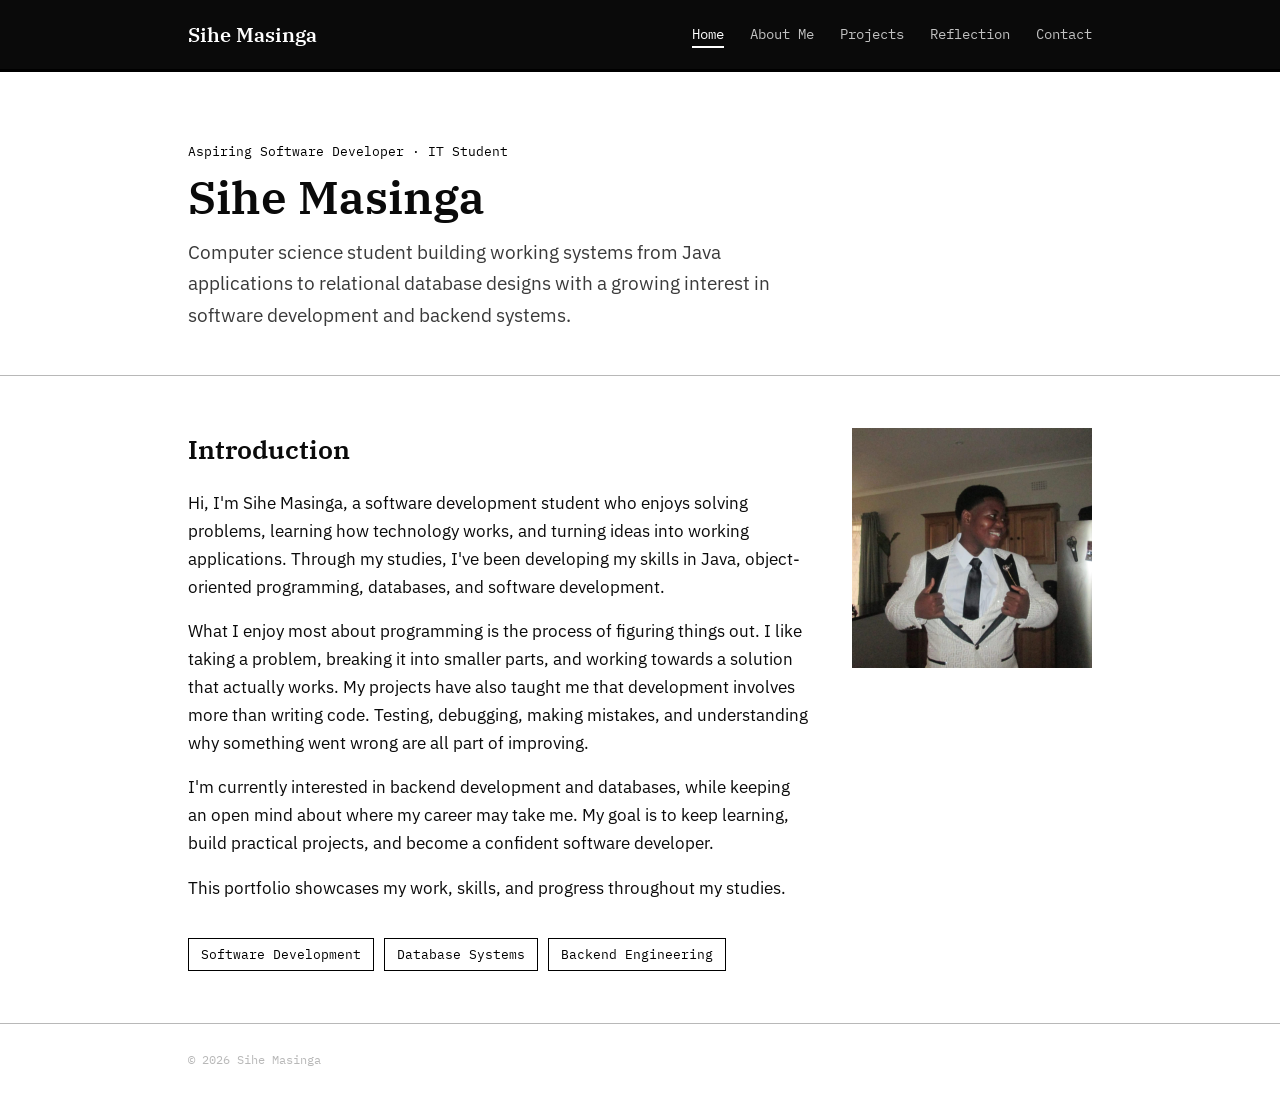
<file: index.html>
<!DOCTYPE html>
<html lang="en">
<head>
<meta charset="UTF-8">
<meta name="viewport" content="width=device-width, initial-scale=1.0">
<title>Sihe Masinga — Aspiring Software Developer</title>
<meta name="description" content="Portfolio of Sihe Masinga, an aspiring software developer and computer science student specialising in Java and database systems.">
<link rel="preconnect" href="https://fonts.googleapis.com">
<link href="https://fonts.googleapis.com/css2?family=IBM+Plex+Serif:wght@400;600;700&family=IBM+Plex+Mono:wght@400;500;600&family=IBM+Plex+Sans:wght@400;500;600&display=swap" rel="stylesheet">
<link rel="stylesheet" href="style.css">
</head>
<body>

<nav class="site-nav">
  <div class="wrap">
    <a href="index.html" class="nav-name">Sihe Masinga</a>
    <ul class="nav-links">
      <li><a href="index.html" aria-current="page">Home</a></li>
      <li><a href="about.html">About Me</a></li>
      <li><a href="projects.html">Projects</a></li>
      <li><a href="reflection.html">Reflection</a></li>
      <li><a href="contact.html">Contact</a></li>
    </ul>
  </div>
</nav>

<header class="page-header">
  <div class="wrap">
    <p class="page-eyebrow mono">Aspiring Software Developer · IT Student</p>
    <h1>Sihe Masinga</h1>
    <p class="lede">Computer science student building working systems  from Java applications to relational database designs with a growing interest in software development and backend systems.</p>
  </div>
</header>

<section>
  <div class="wrap">
    <div class="intro-grid">
     <div class="intro-text">
  <h2 style="margin-bottom:18px;">Introduction</h2>
  <p>Hi, I'm Sihe Masinga, a software development student who enjoys solving problems, learning how technology works, and turning ideas into working applications. Through my studies, I've been developing my skills in Java, object-oriented programming, databases, and software development.</p>
  <p>What I enjoy most about programming is the process of figuring things out. I like taking a problem, breaking it into smaller parts, and working towards a solution that actually works. My projects have also taught me that development involves more than writing code. Testing, debugging, making mistakes, and understanding why something went wrong are all part of improving.</p>
  <p>I'm currently interested in backend development and databases, while keeping an open mind about where my career may take me. My goal is to keep learning, build practical projects, and become a confident software developer.</p>
  <p>This portfolio showcases my work, skills, and progress throughout my studies.</p>
</div>
     <img src="photo.png.jpeg" alt="Sihe Masinga" style="width:100%; aspect-ratio:1/1; object-fit:cover; object-position:center 20%;">
    </div>
    <div class="interest-tags" aria-label="Career interest areas">
      <span>Software Development</span>
      <span>Database Systems</span>
      <span>Backend Engineering</span>
    </div>
  </div>
</section>

<footer>
  <div class="wrap">
    <span>&copy; <span id="year"></span> Sihe Masinga</span>
  </div>
</footer>

<script>document.getElementById('year').textContent = new Date().getFullYear();</script>
</body>
</html>
</file>
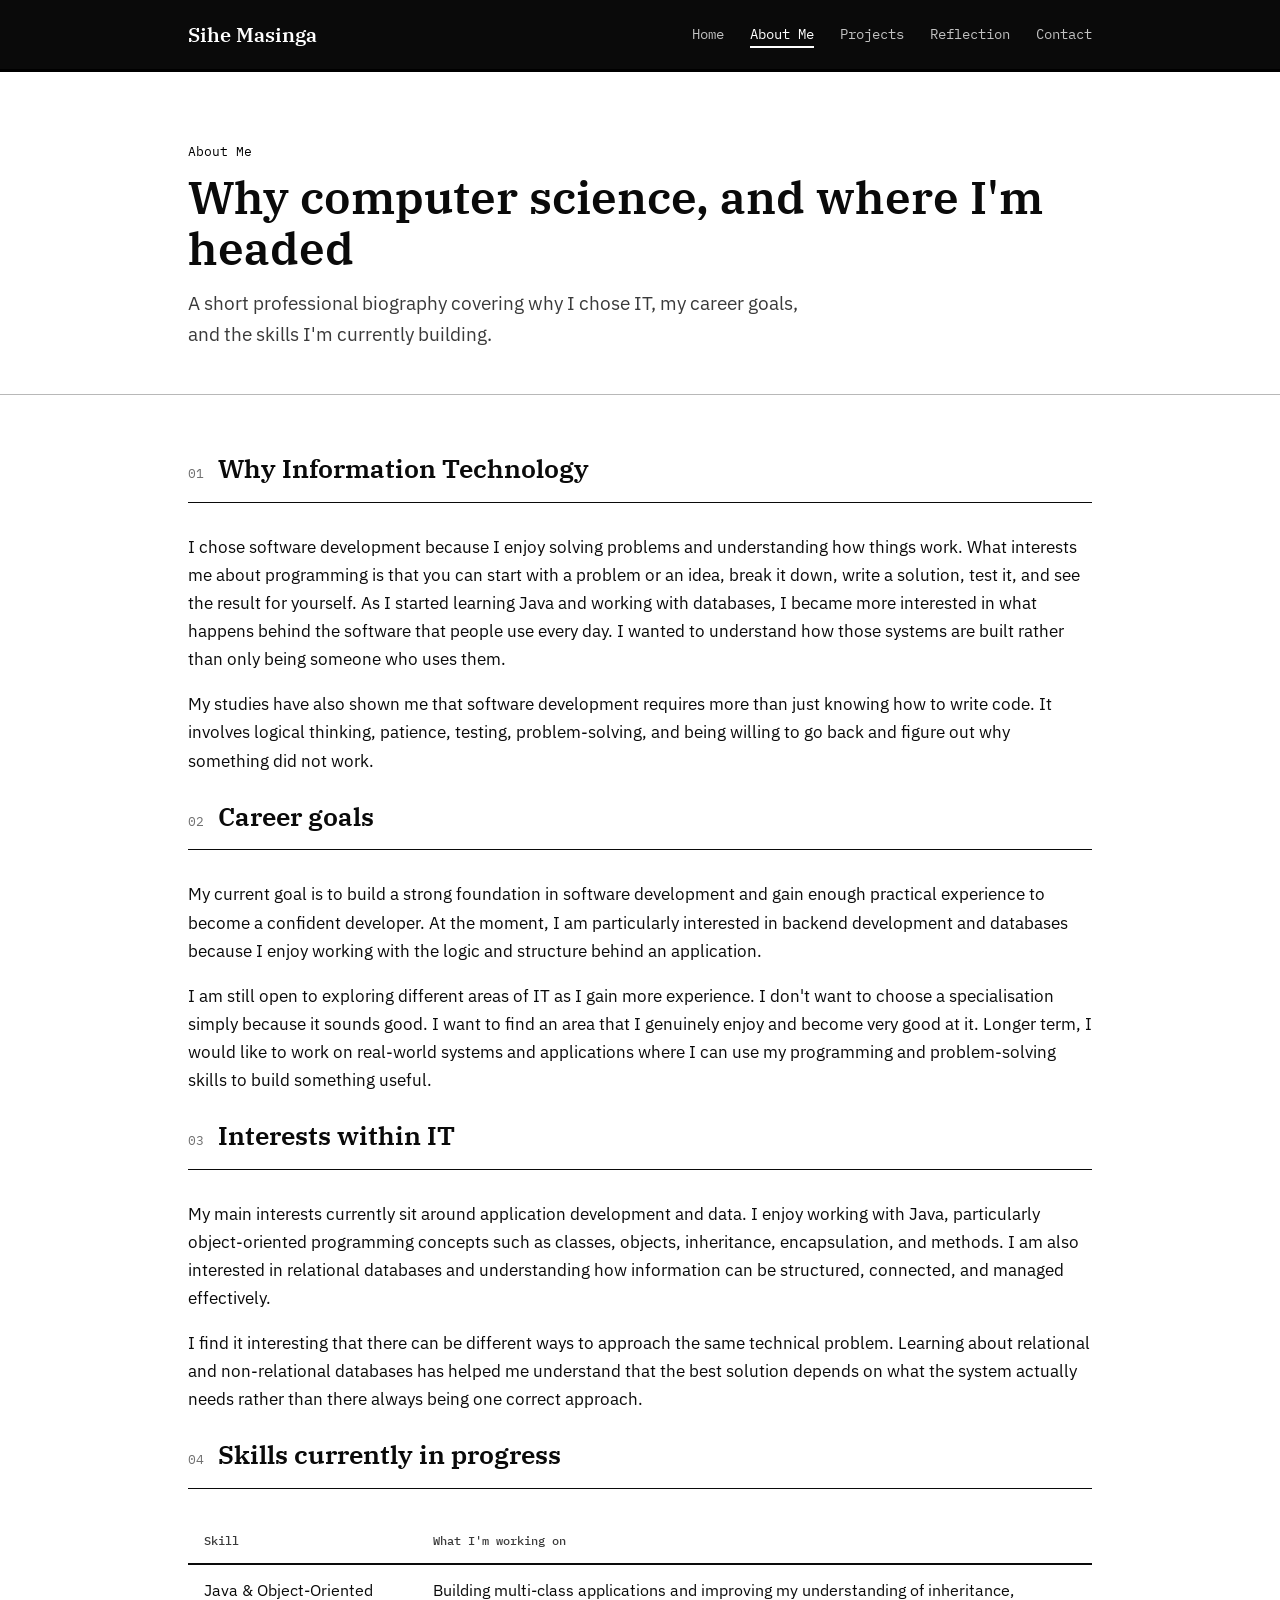
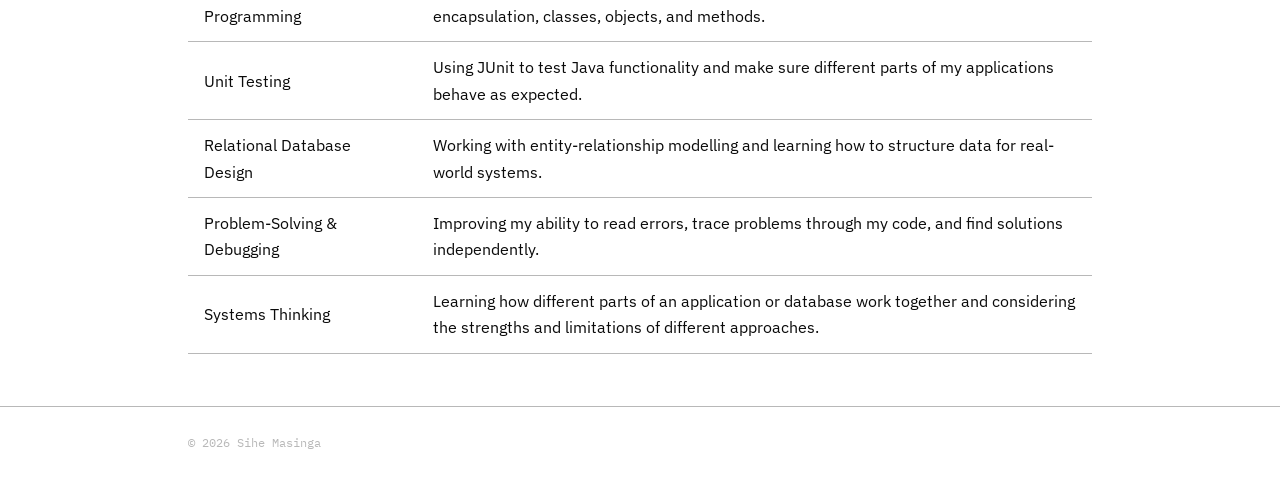
<file: about.html>
<!DOCTYPE html>
<html lang="en">
<head>
<meta charset="UTF-8">
<meta name="viewport" content="width=device-width, initial-scale=1.0">
<title>About Me — Sihe Masinga</title>
<meta name="description" content="About Sihe Masinga: an IT student's path into computer science, career goals, and the skills currently being developed.">
<link rel="preconnect" href="https://fonts.googleapis.com">
<link href="https://fonts.googleapis.com/css2?family=IBM+Plex+Serif:wght@400;600;700&family=IBM+Plex+Mono:wght@400;500;600&family=IBM+Plex+Sans:wght@400;500;600&display=swap" rel="stylesheet">
<link rel="stylesheet" href="style.css">
</head>
<body>

<nav class="site-nav">
  <div class="wrap">
    <a href="index.html" class="nav-name">Sihe Masinga</a>
    <ul class="nav-links">
      <li><a href="index.html">Home</a></li>
      <li><a href="about.html" aria-current="page">About Me</a></li>
      <li><a href="projects.html">Projects</a></li>
      <li><a href="reflection.html">Reflection</a></li>
      <li><a href="contact.html">Contact</a></li>
    </ul>
  </div>
</nav>

<header class="page-header">
  <div class="wrap">
    <p class="page-eyebrow mono">About Me</p>
    <h1>Why computer science, and where I'm headed</h1>
    <p class="lede">A short professional biography covering why I chose IT, my career goals, and the skills I'm currently building.</p>
  </div>
</header>

<section>
  <div class="wrap">

    <div class="section-head">
      <span class="section-num">01</span>
      <h2>Why Information Technology</h2>
    </div>
    <p>I chose software development because I enjoy solving problems and understanding how things work. What interests me about programming is that you can start with a problem or an idea, break it down, write a solution, test it, and see the result for yourself. As I started learning Java and working with databases, I became more interested in what happens behind the software that people use every day. I wanted to understand how those systems are built rather than only being someone who uses them.</p>
    <p>My studies have also shown me that software development requires more than just knowing how to write code. It involves logical thinking, patience, testing, problem-solving, and being willing to go back and figure out why something did not work.</p>

    <div class="section-head" style="margin-top:20px;">
      <span class="section-num">02</span>
      <h2>Career goals</h2>
    </div>
    <p>My current goal is to build a strong foundation in software development and gain enough practical experience to become a confident developer. At the moment, I am particularly interested in backend development and databases because I enjoy working with the logic and structure behind an application.</p>
    <p>I am still open to exploring different areas of IT as I gain more experience. I don't want to choose a specialisation simply because it sounds good. I want to find an area that I genuinely enjoy and become very good at it. Longer term, I would like to work on real-world systems and applications where I can use my programming and problem-solving skills to build something useful.</p>

    <div class="section-head" style="margin-top:20px;">
      <span class="section-num">03</span>
      <h2>Interests within IT</h2>
    </div>
    <p>My main interests currently sit around application development and data. I enjoy working with Java, particularly object-oriented programming concepts such as classes, objects, inheritance, encapsulation, and methods. I am also interested in relational databases and understanding how information can be structured, connected, and managed effectively.</p>
    <p>I find it interesting that there can be different ways to approach the same technical problem. Learning about relational and non-relational databases has helped me understand that the best solution depends on what the system actually needs rather than there always being one correct approach.</p>

    <div class="section-head" style="margin-top:20px;">
      <span class="section-num">04</span>
      <h2>Skills currently in progress</h2>
    </div>
    <table class="schema-table">
      <thead>
        <tr><th>Skill</th><th>What I'm working on</th></tr>
      </thead>
      <tbody>
        <tr><td>Java &amp; Object-Oriented Programming</td><td>Building multi-class applications and improving my understanding of inheritance, encapsulation, classes, objects, and methods.</td></tr>
        <tr><td>Unit Testing</td><td>Using JUnit to test Java functionality and make sure different parts of my applications behave as expected.</td></tr>
        <tr><td>Relational Database Design</td><td>Working with entity-relationship modelling and learning how to structure data for real-world systems.</td></tr>
        <tr><td>Problem-Solving &amp; Debugging</td><td>Improving my ability to read errors, trace problems through my code, and find solutions independently.</td></tr>
        <tr><td>Systems Thinking</td><td>Learning how different parts of an application or database work together and considering the strengths and limitations of different approaches.</td></tr>
      </tbody>
    </table>

  </div>
</section>

<footer>
  <div class="wrap">
    <span>&copy; <span id="year"></span> Sihe Masinga</span>
  </div>
</footer>

<script>document.getElementById('year').textContent = new Date().getFullYear();</script>
</body>
</html>
</file>
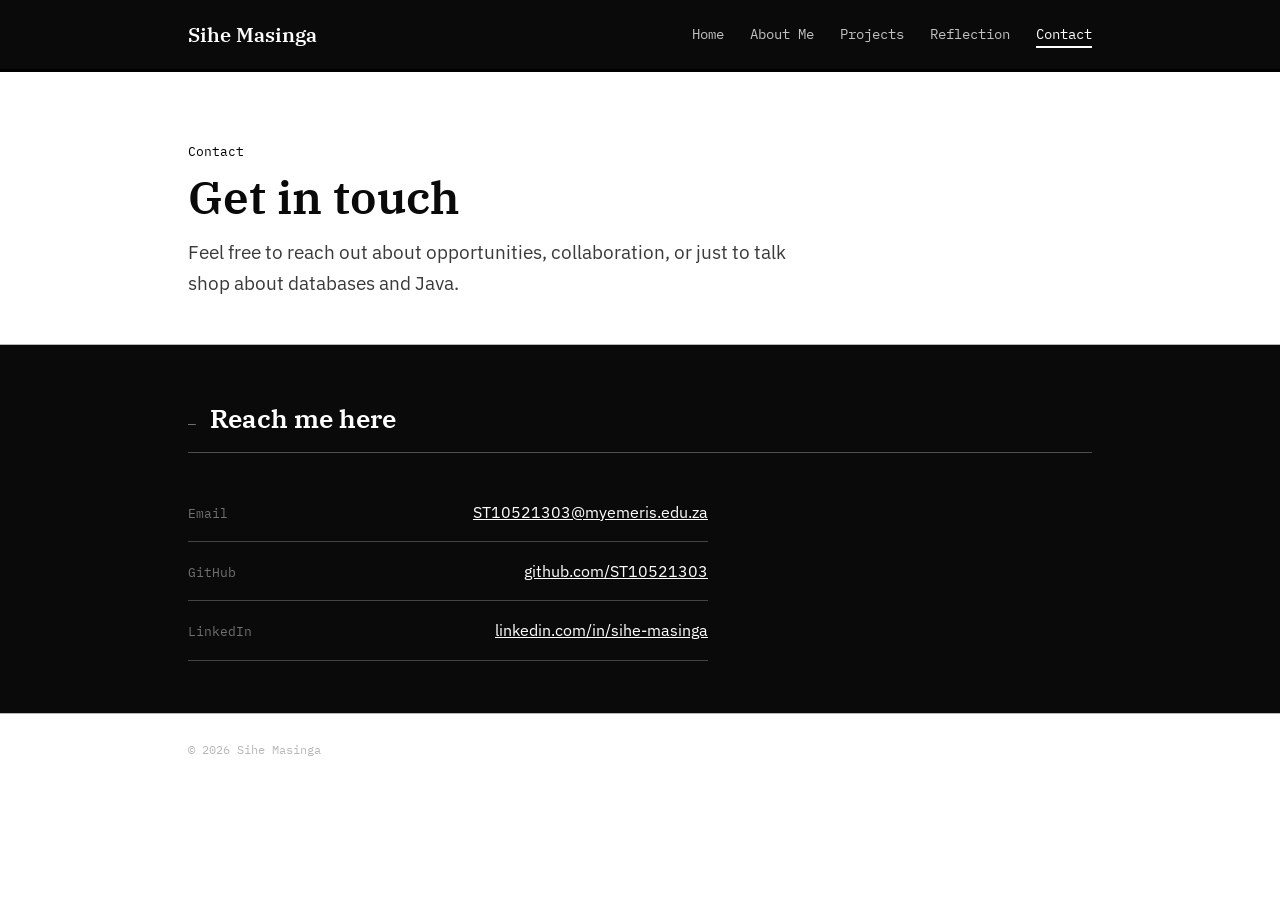
<file: contact.html>
<!DOCTYPE html>
<html lang="en">
<head>
<meta charset="UTF-8">
<meta name="viewport" content="width=device-width, initial-scale=1.0">
<title>Contact — Sihe Masinga</title>
<meta name="description" content="Contact details and professional profiles for Sihe Masinga, aspiring software developer.">
<link rel="preconnect" href="https://fonts.googleapis.com">
<link href="https://fonts.googleapis.com/css2?family=IBM+Plex+Serif:wght@400;600;700&family=IBM+Plex+Mono:wght@400;500;600&family=IBM+Plex+Sans:wght@400;500;600&display=swap" rel="stylesheet">
<link rel="stylesheet" href="style.css">
</head>
<body>

<nav class="site-nav">
  <div class="wrap">
    <a href="index.html" class="nav-name">Sihe Masinga</a>
    <ul class="nav-links">
      <li><a href="index.html">Home</a></li>
      <li><a href="about.html">About Me</a></li>
      <li><a href="projects.html">Projects</a></li>
      <li><a href="reflection.html">Reflection</a></li>
      <li><a href="contact.html" aria-current="page">Contact</a></li>
    </ul>
  </div>
</nav>

<header class="page-header">
  <div class="wrap">
    <p class="page-eyebrow mono">Contact</p>
    <h1>Get in touch</h1>
    <p class="lede">Feel free to reach out about opportunities, collaboration, or just to talk shop about databases and Java.</p>
  </div>
</header>

<section class="contact-block">
  <div class="wrap">
    <div class="section-head">
      <span class="section-num">—</span>
      <h2>Reach me here</h2>
    </div>
    <ul class="contact-list">
      <li>
        <span class="field-name mono">Email</span>
        <a href="mailto:ST10521303@myemeris.edu.za">ST10521303@myemeris.edu.za</a>
      </li>
      <li>
        <span class="field-name mono">GitHub</span>
        <a href="https://github.com/ST10521303" target="_blank" rel="noopener">github.com/ST10521303</a>
      </li>
      <li>
        <span class="field-name mono">LinkedIn</span>
        <a href="https://www.linkedin.com/in/sihe-masinga-464ba8426" target="_blank" rel="noopener">linkedin.com/in/sihe-masinga</a>
      </li>
    </ul>
  </div>
</section>

<footer>
  <div class="wrap">
    <span>&copy; <span id="year"></span> Sihe Masinga</span>
  </div>
</footer>

<script>document.getElementById('year').textContent = new Date().getFullYear();</script>
</body>
</html>
</file>
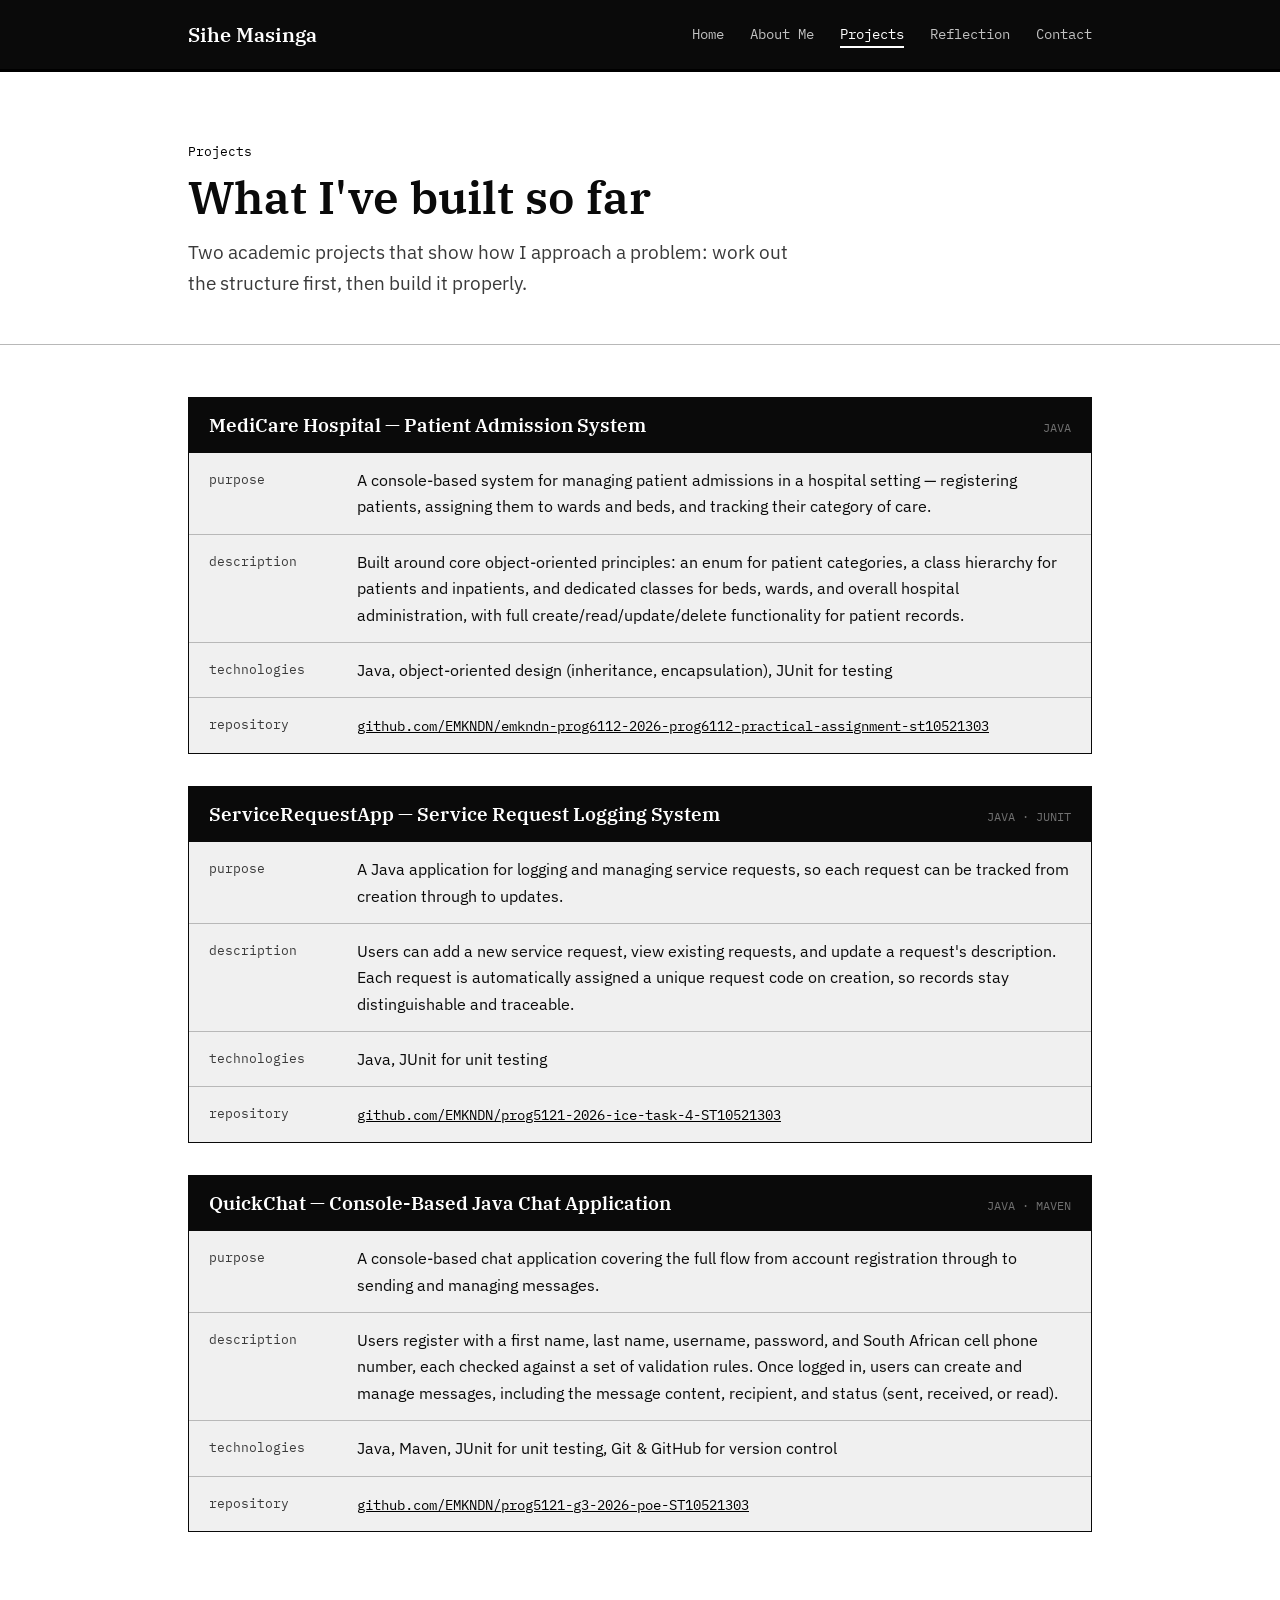
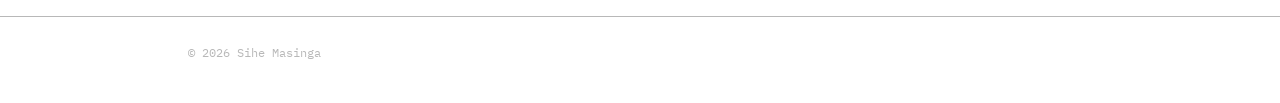
<file: projects.html>
<!DOCTYPE html>
<html lang="en">
<head>
<meta charset="UTF-8">
<meta name="viewport" content="width=device-width, initial-scale=1.0">
<title>Projects — Sihe Masinga</title>
<meta name="description" content="Academic software projects by Sihe Masinga, including a Java hospital admission system and a relational database design for a skincare marketplace.">
<link rel="preconnect" href="https://fonts.googleapis.com">
<link href="https://fonts.googleapis.com/css2?family=IBM+Plex+Serif:wght@400;600;700&family=IBM+Plex+Mono:wght@400;500;600&family=IBM+Plex+Sans:wght@400;500;600&display=swap" rel="stylesheet">
<link rel="stylesheet" href="style.css">
</head>
<body>

<nav class="site-nav">
  <div class="wrap">
    <a href="index.html" class="nav-name">Sihe Masinga</a>
    <ul class="nav-links">
      <li><a href="index.html">Home</a></li>
      <li><a href="about.html">About Me</a></li>
      <li><a href="projects.html" aria-current="page">Projects</a></li>
      <li><a href="reflection.html">Reflection</a></li>
      <li><a href="contact.html">Contact</a></li>
    </ul>
  </div>
</nav>

<header class="page-header">
  <div class="wrap">
    <p class="page-eyebrow mono">Projects</p>
    <h1>What I've built so far</h1>
    <p class="lede">Two academic projects that show how I approach a problem: work out the structure first, then build it properly.</p>
  </div>
</header>

<section>
  <div class="wrap">

    <div class="entity-box">
      <div class="entity-header">
        <h3>MediCare Hospital — Patient Admission System</h3>
        <span class="tech-tag mono">JAVA</span>
      </div>
      <div class="entity-rows">
        <div class="entity-row">
          <span class="field-name">purpose</span>
          <p style="margin:0;">A console-based system for managing patient admissions in a hospital setting — registering patients, assigning them to wards and beds, and tracking their category of care.</p>
        </div>
        <div class="entity-row">
          <span class="field-name">description</span>
          <p style="margin:0;">Built around core object-oriented principles: an enum for patient categories, a class hierarchy for patients and inpatients, and dedicated classes for beds, wards, and overall hospital administration, with full create/read/update/delete functionality for patient records.</p>
        </div>
        <div class="entity-row">
          <span class="field-name">technologies</span>
          <p style="margin:0;">Java, object-oriented design (inheritance, encapsulation), JUnit for testing</p>
        </div>
        <div class="entity-row">
          <span class="field-name">repository</span>
       <p style="margin:0;"><a class="repo-link mono" href="https://github.com/EMKNDN/emkndn-prog6112-2026-prog6112-practical-assignment-st10521303" target="_blank" rel="noopener">github.com/EMKNDN/emkndn-prog6112-2026-prog6112-practical-assignment-st10521303</a></p>
        </div>
      </div>
    </div>

   <div class="entity-box">
  <div class="entity-header">
    <h3>ServiceRequestApp — Service Request Logging System</h3>
    <span class="tech-tag mono">JAVA · JUNIT</span>
  </div>
  <div class="entity-rows">
    <div class="entity-row">
      <span class="field-name">purpose</span>
      <p style="margin:0;">A Java application for logging and managing service requests, so each request can be tracked from creation through to updates.</p>
    </div>
    <div class="entity-row">
      <span class="field-name">description</span>
      <p style="margin:0;">Users can add a new service request, view existing requests, and update a request's description. Each request is automatically assigned a unique request code on creation, so records stay distinguishable and traceable.</p>
    </div>
    <div class="entity-row">
      <span class="field-name">technologies</span>
      <p style="margin:0;">Java, JUnit for unit testing</p>
    </div>
    <div class="entity-row">
      <span class="field-name">repository</span>
      <p style="margin:0;"><a class="repo-link mono" href="https://github.com/EMKNDN/prog5121-2026-ice-task-4-ST10521303" target="_blank" rel="noopener">github.com/EMKNDN/prog5121-2026-ice-task-4-ST10521303</a></p>
    </div>
  </div>
</div>

    <div class="entity-box">
      <div class="entity-header">
        <h3>QuickChat — Console-Based Java Chat Application</h3>
        <span class="tech-tag mono">JAVA · MAVEN</span>
      </div>
      <div class="entity-rows">
        <div class="entity-row">
          <span class="field-name">purpose</span>
          <p style="margin:0;">A console-based chat application covering the full flow from account registration through to sending and managing messages.</p>
        </div>
        <div class="entity-row">
          <span class="field-name">description</span>
          <p style="margin:0;">Users register with a first name, last name, username, password, and South African cell phone number, each checked against a set of validation rules. Once logged in, users can create and manage messages, including the message content, recipient, and status (sent, received, or read).</p>
        </div>
        <div class="entity-row">
          <span class="field-name">technologies</span>
          <p style="margin:0;">Java, Maven, JUnit for unit testing, Git &amp; GitHub for version control</p>
        </div>
        <div class="entity-row">
          <span class="field-name">repository</span>
          <p style="margin:0;"><a class="repo-link mono" href="https://github.com/EMKNDN/prog5121-g3-2026-poe-ST10521303" target="_blank" rel="noopener">github.com/EMKNDN/prog5121-g3-2026-poe-ST10521303</a></p>
        </div>
      </div>
    </div>
  </div>
</section>
<footer>
  <div class="wrap">
    <span>&copy; <span id="year"></span> Sihe Masinga</span>
  </div>
</footer>

<script>document.getElementById('year').textContent = new Date().getFullYear();</script>
</body>
</html>
</file>
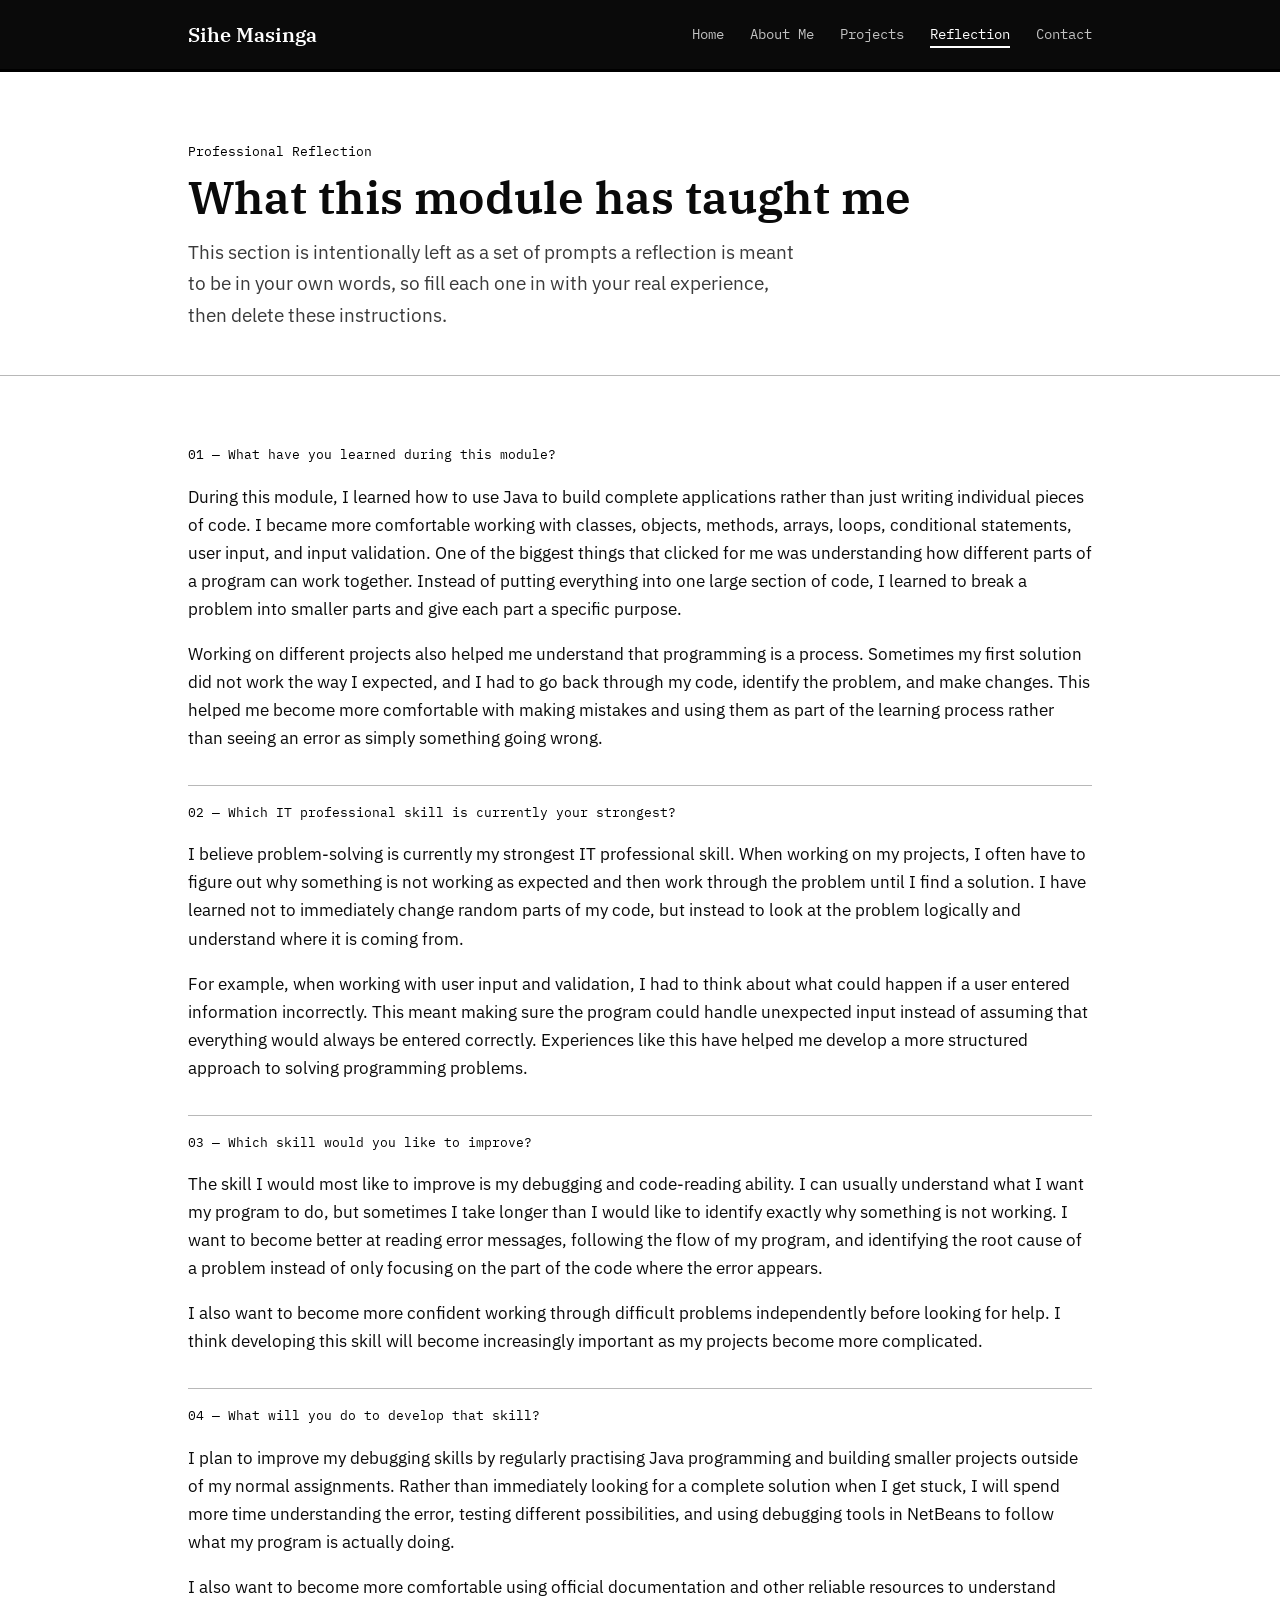
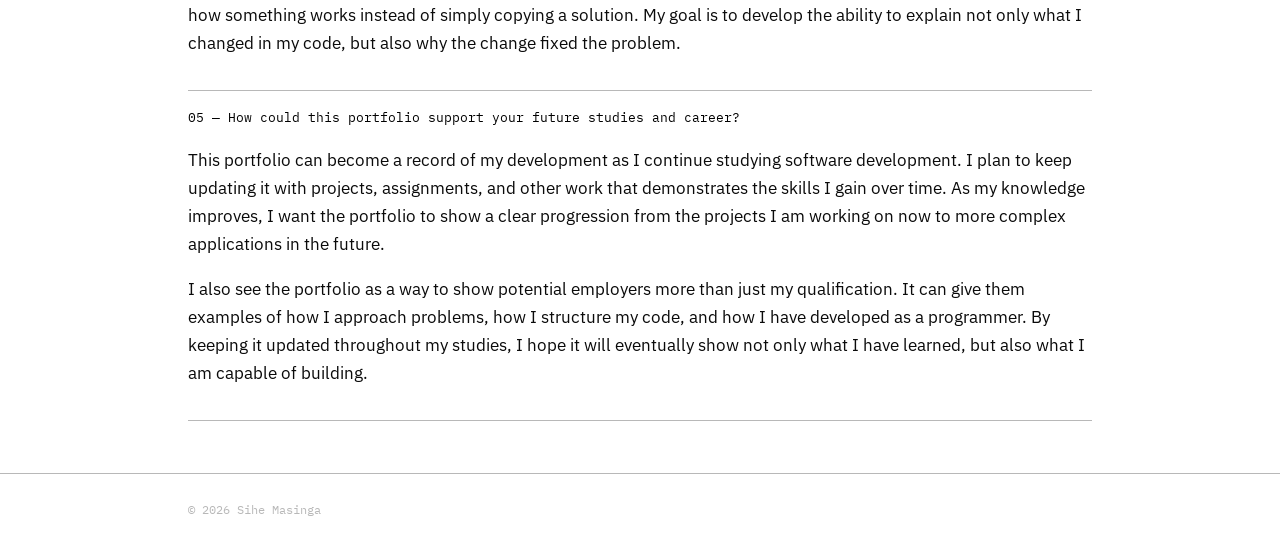
<file: reflection.html>
<!DOCTYPE html>
<html lang="en">
<head>
<meta charset="UTF-8">
<meta name="viewport" content="width=device-width, initial-scale=1.0">
<title>Reflection — Sihe Masinga</title>
<meta name="description" content="A professional reflection on skills developed, strengths, and areas for growth by IT student Sihe Masinga.">
<link rel="preconnect" href="https://fonts.googleapis.com">
<link href="https://fonts.googleapis.com/css2?family=IBM+Plex+Serif:wght@400;600;700&family=IBM+Plex+Mono:wght@400;500;600&family=IBM+Plex+Sans:wght@400;500;600&display=swap" rel="stylesheet">
<link rel="stylesheet" href="style.css">
</head>
<body>

<nav class="site-nav">
  <div class="wrap">
    <a href="index.html" class="nav-name">Sihe Masinga</a>
    <ul class="nav-links">
      <li><a href="index.html">Home</a></li>
      <li><a href="about.html">About Me</a></li>
      <li><a href="projects.html">Projects</a></li>
      <li><a href="reflection.html" aria-current="page">Reflection</a></li>
      <li><a href="contact.html">Contact</a></li>
    </ul>
  </div>
</nav>

<header class="page-header">
  <div class="wrap">
    <p class="page-eyebrow mono">Professional Reflection</p>
    <h1>What this module has taught me</h1>
    <p class="lede">This section is intentionally left as a set of prompts a reflection is meant to be in your own words, so fill each one in with your real experience, then delete these instructions.</p>
  </div>
</header>

<section>
  <div class="wrap">
   <ul class="prompt-list">
  <li>
    <span class="q mono">01 — What have you learned during this module?</span>
    <p>During this module, I learned how to use Java to build complete applications rather than just writing individual pieces of code. I became more comfortable working with classes, objects, methods, arrays, loops, conditional statements, user input, and input validation. One of the biggest things that clicked for me was understanding how different parts of a program can work together. Instead of putting everything into one large section of code, I learned to break a problem into smaller parts and give each part a specific purpose.</p>
    <p>Working on different projects also helped me understand that programming is a process. Sometimes my first solution did not work the way I expected, and I had to go back through my code, identify the problem, and make changes. This helped me become more comfortable with making mistakes and using them as part of the learning process rather than seeing an error as simply something going wrong.</p>
  </li>
  <li>
    <span class="q mono">02 — Which IT professional skill is currently your strongest?</span>
    <p>I believe problem-solving is currently my strongest IT professional skill. When working on my projects, I often have to figure out why something is not working as expected and then work through the problem until I find a solution. I have learned not to immediately change random parts of my code, but instead to look at the problem logically and understand where it is coming from.</p>
    <p>For example, when working with user input and validation, I had to think about what could happen if a user entered information incorrectly. This meant making sure the program could handle unexpected input instead of assuming that everything would always be entered correctly. Experiences like this have helped me develop a more structured approach to solving programming problems.</p>
  </li>
  <li>
    <span class="q mono">03 — Which skill would you like to improve?</span>
    <p>The skill I would most like to improve is my debugging and code-reading ability. I can usually understand what I want my program to do, but sometimes I take longer than I would like to identify exactly why something is not working. I want to become better at reading error messages, following the flow of my program, and identifying the root cause of a problem instead of only focusing on the part of the code where the error appears.</p>
    <p>I also want to become more confident working through difficult problems independently before looking for help. I think developing this skill will become increasingly important as my projects become more complicated.</p>
  </li>
  <li>
    <span class="q mono">04 — What will you do to develop that skill?</span>
    <p>I plan to improve my debugging skills by regularly practising Java programming and building smaller projects outside of my normal assignments. Rather than immediately looking for a complete solution when I get stuck, I will spend more time understanding the error, testing different possibilities, and using debugging tools in NetBeans to follow what my program is actually doing.</p>
    <p>I also want to become more comfortable using official documentation and other reliable resources to understand how something works instead of simply copying a solution. My goal is to develop the ability to explain not only what I changed in my code, but also why the change fixed the problem.</p>
  </li>
  <li>
    <span class="q mono">05 — How could this portfolio support your future studies and career?</span>
    <p>This portfolio can become a record of my development as I continue studying software development. I plan to keep updating it with projects, assignments, and other work that demonstrates the skills I gain over time. As my knowledge improves, I want the portfolio to show a clear progression from the projects I am working on now to more complex applications in the future.</p>
    <p>I also see the portfolio as a way to show potential employers more than just my qualification. It can give them examples of how I approach problems, how I structure my code, and how I have developed as a programmer. By keeping it updated throughout my studies, I hope it will eventually show not only what I have learned, but also what I am capable of building.</p>
  </li>
</ul>
</section>

<footer>
  <div class="wrap">
    <span>&copy; <span id="year"></span> Sihe Masinga</span>
  </div>
</footer>

<script>document.getElementById('year').textContent = new Date().getFullYear();</script>
</body>
</html>
</file>
<file: style.css>
/* ===========================================================
   Sihe Masinga — Professional Portfolio
   Visual language: entity/relationship diagrams + database
   schema tables, since the subject is a CS student whose two
   showcased projects are literally a Java system and an ERD.
   =========================================================== */

:root{
  --ink:#0A0A0A;
  --paper:#FFFFFF;
  --paper-raised:#F0F0F0;
  --teal:#000000;
  --amber:#707070;
  --line:#B8B8B8;
  --text-muted:#3A3A3A;
  --max-width:960px;
}

*{box-sizing:border-box;}
html{scroll-behavior:smooth;}
body{
  margin:0;
  background:var(--paper);
  color:var(--ink);
  font-family:'IBM Plex Sans', sans-serif;
  font-size:17px;
  line-height:1.65;
}
::selection{background:var(--teal); color:var(--paper);}

.mono{font-family:'IBM Plex Mono', monospace;}

img{max-width:100%; display:block;}

a{color:var(--teal);}
a:hover, a:focus-visible{color:var(--amber);}

.wrap{max-width:var(--max-width); margin:0 auto; padding:0 28px;}

/* ---------- NAVIGATION ---------- */
nav.site-nav{
  background:var(--ink);
  border-bottom:3px solid var(--teal);
}
nav.site-nav .wrap{
  display:flex;
  align-items:center;
  justify-content:space-between;
  padding-top:18px;
  padding-bottom:18px;
  flex-wrap:wrap;
  gap:12px;
}
.nav-name{
  font-family:'IBM Plex Serif', serif;
  font-weight:600;
  font-size:20px;
  color:var(--paper);
  text-decoration:none;
}
.nav-links{
  display:flex;
  gap:26px;
  list-style:none;
  margin:0;
  padding:0;
  font-family:'IBM Plex Mono', monospace;
  font-size:14px;
}
.nav-links a{
  color:var(--paper);
  text-decoration:none;
  opacity:0.75;
  padding-bottom:3px;
  border-bottom:2px solid transparent;
}
.nav-links a:hover, .nav-links a:focus-visible{
  opacity:1;
  color:var(--paper);
  border-bottom-color:#8A8A8A;
}
.nav-links a[aria-current="page"]{
  opacity:1;
  border-bottom-color:var(--paper);
}

/* ---------- PAGE HEADER (per-page hero) ---------- */
.page-header{
  padding:56px 0 44px;
  border-bottom:1px solid var(--line);
}
.page-eyebrow{
  font-family:'IBM Plex Mono', monospace;
  font-size:13px;
  color:var(--teal);
  margin-bottom:10px;
}
h1{
  font-family:'IBM Plex Serif', serif;
  font-weight:600;
  font-size:clamp(32px, 5vw, 46px);
  margin:0 0 14px 0;
  line-height:1.1;
}
.page-header p.lede{
  max-width:620px;
  font-size:19px;
  color:var(--text-muted);
  margin:0;
}

section{padding:52px 0;}

.section-head{
  display:flex;
  align-items:baseline;
  gap:14px;
  margin-bottom:30px;
  border-bottom:1px solid var(--ink);
  padding-bottom:12px;
}
.section-num{
  font-family:'IBM Plex Mono', monospace;
  font-size:13px;
  color:var(--amber);
}
h2{
  font-family:'IBM Plex Serif', serif;
  font-weight:600;
  font-size:26px;
  margin:0;
}
h3{
  font-family:'IBM Plex Serif', serif;
  font-weight:600;
  font-size:20px;
  margin:0 0 8px 0;
}

/* ---------- HOME: intro layout with photo slot ---------- */
.intro-grid{
  display:grid;
  grid-template-columns:1fr 240px;
  gap:44px;
  align-items:start;
}
.photo-slot{
  aspect-ratio:1/1;
  background:var(--paper-raised);
  border:2px dashed var(--line);
  display:flex;
  align-items:center;
  justify-content:center;
  text-align:center;
  padding:16px;
  font-family:'IBM Plex Mono', monospace;
  font-size:12px;
  color:var(--text-muted);
}
.intro-text p{margin:0 0 16px 0; font-size:17px;}
.interest-tags{
  display:flex;
  flex-wrap:wrap;
  gap:10px;
  margin-top:20px;
}
.interest-tags span{
  font-family:'IBM Plex Mono', monospace;
  font-size:13px;
  border:1px solid var(--teal);
  color:var(--teal);
  padding:5px 12px;
}

@media (max-width:640px){
  .intro-grid{grid-template-columns:1fr;}
  .photo-slot{max-width:220px; margin:0 auto;}
}

/* ---------- SCHEMA / ENTITY BOX (used for projects) ---------- */
.entity-box{
  border:1px solid var(--ink);
  margin-bottom:32px;
  background:var(--paper-raised);
}
.entity-header{
  background:var(--ink);
  color:var(--paper);
  padding:12px 20px;
  display:flex;
  justify-content:space-between;
  align-items:baseline;
  flex-wrap:wrap;
  gap:8px;
}
.entity-header h3{
  color:var(--paper);
  margin:0;
  font-size:19px;
}
.entity-header .tech-tag{
  font-family:'IBM Plex Mono', monospace;
  font-size:12px;
  color:var(--amber);
}
.entity-rows{
  padding:0;
}
.entity-row{
  display:grid;
  grid-template-columns:130px 1fr;
  gap:18px;
  padding:14px 20px;
  border-bottom:1px solid var(--line);
  font-size:16px;
}
.entity-row:last-child{border-bottom:none;}
.entity-row .field-name{
  font-family:'IBM Plex Mono', monospace;
  font-size:13px;
  color:var(--text-muted);
  padding-top:2px;
}
.entity-row a.repo-link{
  font-family:'IBM Plex Mono', monospace;
  font-size:14px;
}

@media (max-width:640px){
  .entity-row{grid-template-columns:1fr;}
}

/* ---------- SKILLS TABLE (about page) ---------- */
.schema-table{
  width:100%;
  border-collapse:collapse;
  margin-top:8px;
}
.schema-table th, .schema-table td{
  text-align:left;
  padding:12px 16px;
  border-bottom:1px solid var(--line);
  font-size:16px;
}
.schema-table th{
  font-family:'IBM Plex Mono', monospace;
  font-size:12px;
  color:var(--text-muted);
  font-weight:500;
  border-bottom:2px solid var(--ink);
}

/* ---------- PLACEHOLDER / TODO CALLOUT ---------- */
.todo-callout{
  border-left:3px solid var(--amber);
  background:var(--paper-raised);
  padding:18px 22px;
  margin:20px 0;
  font-size:15px;
  color:var(--text-muted);
}
.todo-callout strong{color:var(--ink);}

/* ---------- REFLECTION PROMPTS ---------- */
.prompt-list{
  list-style:none;
  margin:0;
  padding:0;
}
.prompt-list li{
  padding:16px 0;
  border-bottom:1px solid var(--line);
}
.prompt-list .q{
  font-family:'IBM Plex Mono', monospace;
  font-size:13px;
  color:var(--teal);
  display:block;
  margin-bottom:6px;
}

/* ---------- CONTACT ---------- */
.contact-block{
  background:var(--ink);
  color:var(--paper);
}
.contact-block h2{color:var(--paper);}
.contact-block .section-head{border-bottom-color:rgba(241,238,230,0.3);}
.contact-list{
  list-style:none;
  margin:0;
  padding:0;
  max-width:520px;
}
.contact-list li{
  display:flex;
  justify-content:space-between;
  align-items:baseline;
  padding:16px 0;
  border-bottom:1px solid rgba(241,238,230,0.25);
}
.contact-list .field-name{
  font-family:'IBM Plex Mono', monospace;
  font-size:13px;
  color:var(--amber);
}
.contact-list a{
  color:var(--paper);
  font-size:16px;
}
.contact-list a:hover, .contact-list a:focus-visible{color:var(--amber);}

/* ---------- FOOTER ---------- */
footer{
  padding:26px 0 40px;
  font-family:'IBM Plex Mono', monospace;
  font-size:12px;
  color:var(--line);
  border-top:1px solid var(--line);
}

@media (prefers-reduced-motion: reduce){
  html{scroll-behavior:auto;}
}
</file>
